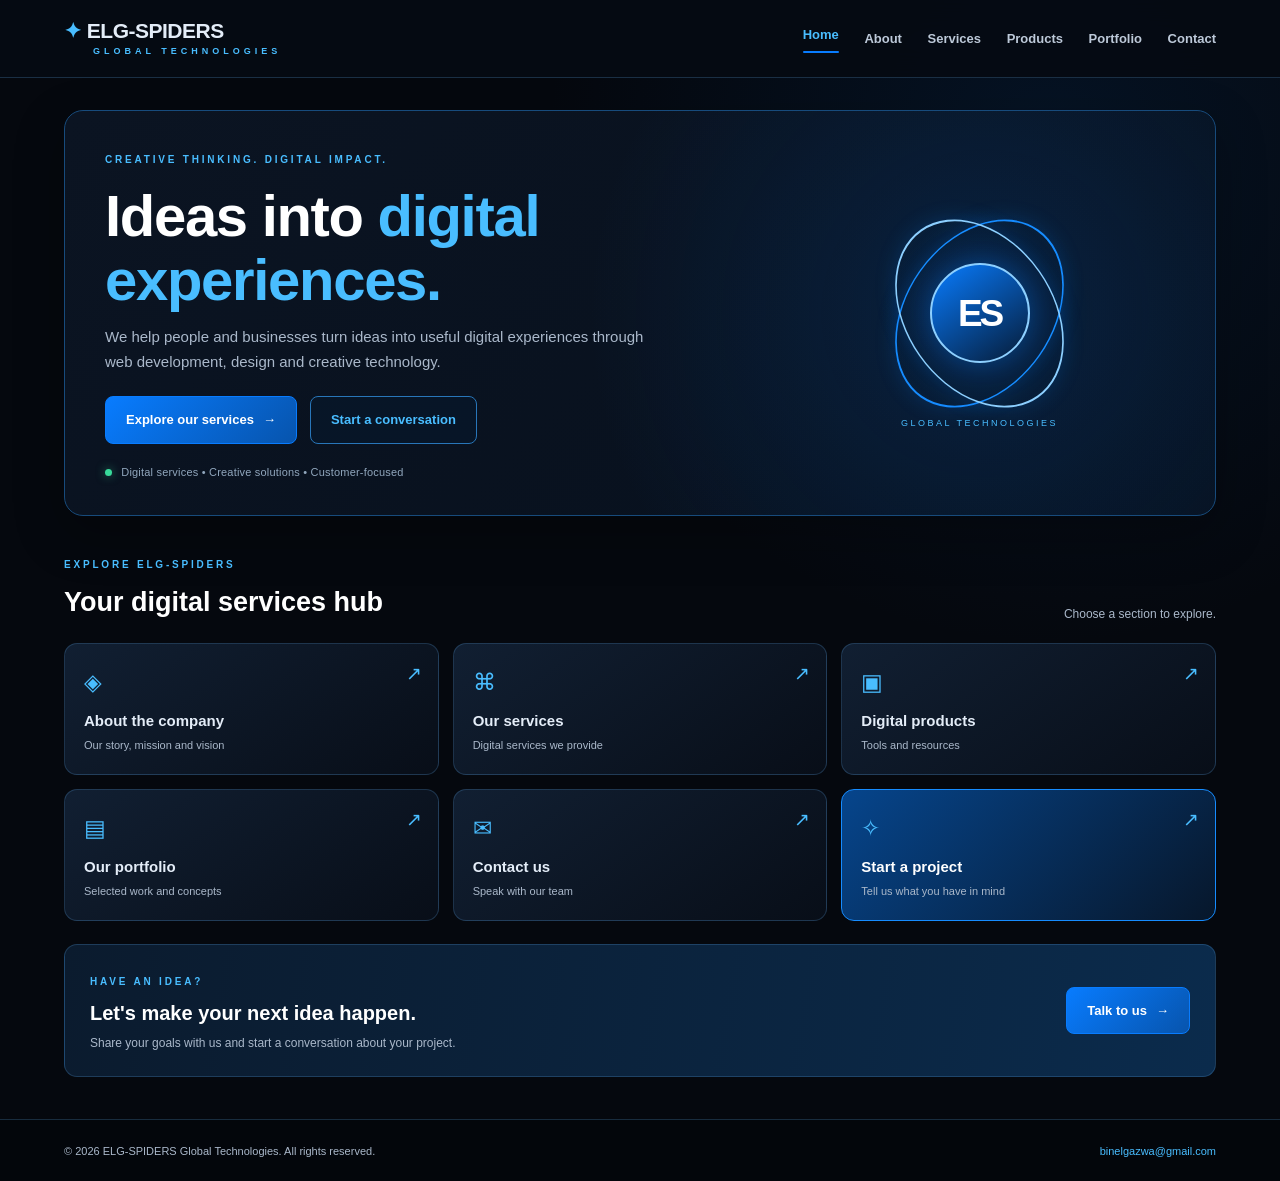
<file: index.html>
<!DOCTYPE html>
<html lang="en">
<head>
    <meta charset="UTF-8">
    <meta name="viewport" content="width=device-width, initial-scale=1.0">
    <meta name="description" content="ELG-SPIDERS Global Technologies creates websites, digital experiences, brand identities and creative technology solutions.">
    <meta name="theme-color" content="#05080e">
    <title>ELG-SPIDERS Global Technologies | Digital Solutions</title>
    <link rel="stylesheet" href="styles.css?v=4">
    <script src="script.js" defer></script>
</head>
<body class="dashboard-page">
<header class="header">
    <a href="index.html" class="logo" aria-label="ELG-SPIDERS home">
        <span class="logo-main"><span class="logo-icon">✦</span> ELG-SPIDERS</span>
        <small>GLOBAL TECHNOLOGIES</small>
    </a>
    <button class="menu-toggle" type="button" aria-label="Open navigation" aria-expanded="false">☰</button>
    <nav class="navigation" aria-label="Main navigation">
        <a href="index.html" class="active" aria-current="page">Home</a>
        <a href="about.html">About</a>
        <a href="services.html">Services</a>
        <a href="products.html">Products</a>
        <a href="portfolio.html">Portfolio</a>
        <a href="contact.html">Contact</a>
    </nav>
</header>

<main class="dashboard-main">
    <section class="dashboard-hero">
        <div class="dashboard-hero-copy">
            <span class="eyebrow">CREATIVE THINKING. DIGITAL IMPACT.</span>
            <h1>Ideas into <span>digital experiences.</span></h1>
            <p>We help people and businesses turn ideas into useful digital experiences through web development, design and creative technology.</p>
            <div class="hero-buttons">
                <a href="services.html" class="btn primary">Explore our services <span aria-hidden="true">→</span></a>
                <a href="contact.html" class="btn secondary">Start a conversation</a>
            </div>
            <div class="hero-proofline"><span class="proof-dot"></span> Digital services • Creative solutions • Customer-focused</div>
        </div>
        <div class="dashboard-emblem" aria-label="ELG-SPIDERS digital innovation emblem" role="img">
            <div class="emblem-orbit orbit-a"></div>
            <div class="emblem-orbit orbit-b"></div>
            <div class="emblem-core"><span>ES</span></div>
            <span class="emblem-caption">GLOBAL TECHNOLOGIES</span>
        </div>
    </section>

    <section class="dashboard-hub" aria-labelledby="hub-title">
        <div class="dashboard-section-heading">
            <div>
                <span class="eyebrow">EXPLORE ELG-SPIDERS</span>
                <h2 id="hub-title">Your digital services hub</h2>
            </div>
            <p class="hub-note">Choose a section to explore.</p>
        </div>
        <div class="dashboard-grid">
            <a class="dashboard-tile" href="about.html">
                <span class="tile-icon" aria-hidden="true">◈</span>
                <span class="tile-title">About the company</span>
                <span class="tile-subtitle">Our story, mission and vision</span>
                <span class="tile-arrow" aria-hidden="true">↗</span>
            </a>
            <a class="dashboard-tile" href="services.html">
                <span class="tile-icon" aria-hidden="true">⌘</span>
                <span class="tile-title">Our services</span>
                <span class="tile-subtitle">Digital services we provide</span>
                <span class="tile-arrow" aria-hidden="true">↗</span>
            </a>
            <a class="dashboard-tile" href="products.html">
                <span class="tile-icon" aria-hidden="true">▣</span>
                <span class="tile-title">Digital products</span>
                <span class="tile-subtitle">Tools and resources</span>
                <span class="tile-arrow" aria-hidden="true">↗</span>
            </a>
            <a class="dashboard-tile" href="portfolio.html">
                <span class="tile-icon" aria-hidden="true">▤</span>
                <span class="tile-title">Our portfolio</span>
                <span class="tile-subtitle">Selected work and concepts</span>
                <span class="tile-arrow" aria-hidden="true">↗</span>
            </a>
            <a class="dashboard-tile" href="contact.html">
                <span class="tile-icon" aria-hidden="true">✉</span>
                <span class="tile-title">Contact us</span>
                <span class="tile-subtitle">Speak with our team</span>
                <span class="tile-arrow" aria-hidden="true">↗</span>
            </a>
            <a class="dashboard-tile tile-featured" href="contact.html">
                <span class="tile-icon" aria-hidden="true">✧</span>
                <span class="tile-title">Start a project</span>
                <span class="tile-subtitle">Tell us what you have in mind</span>
                <span class="tile-arrow" aria-hidden="true">↗</span>
            </a>
        </div>
    </section>

    <section class="dashboard-cta">
        <div>
            <span class="eyebrow">HAVE AN IDEA?</span>
            <h2>Let's make your next idea happen.</h2>
            <p>Share your goals with us and start a conversation about your project.</p>
        </div>
        <a href="contact.html" class="btn primary">Talk to us <span aria-hidden="true">→</span></a>
    </section>
</main>

<footer class="dashboard-footer">
    <span>© <span class="year"></span> ELG-SPIDERS Global Technologies. All rights reserved.</span>
    <a href="mailto:binelgazwa@gmail.com">binelgazwa@gmail.com</a>
</footer>
</body>
</html>
</file>
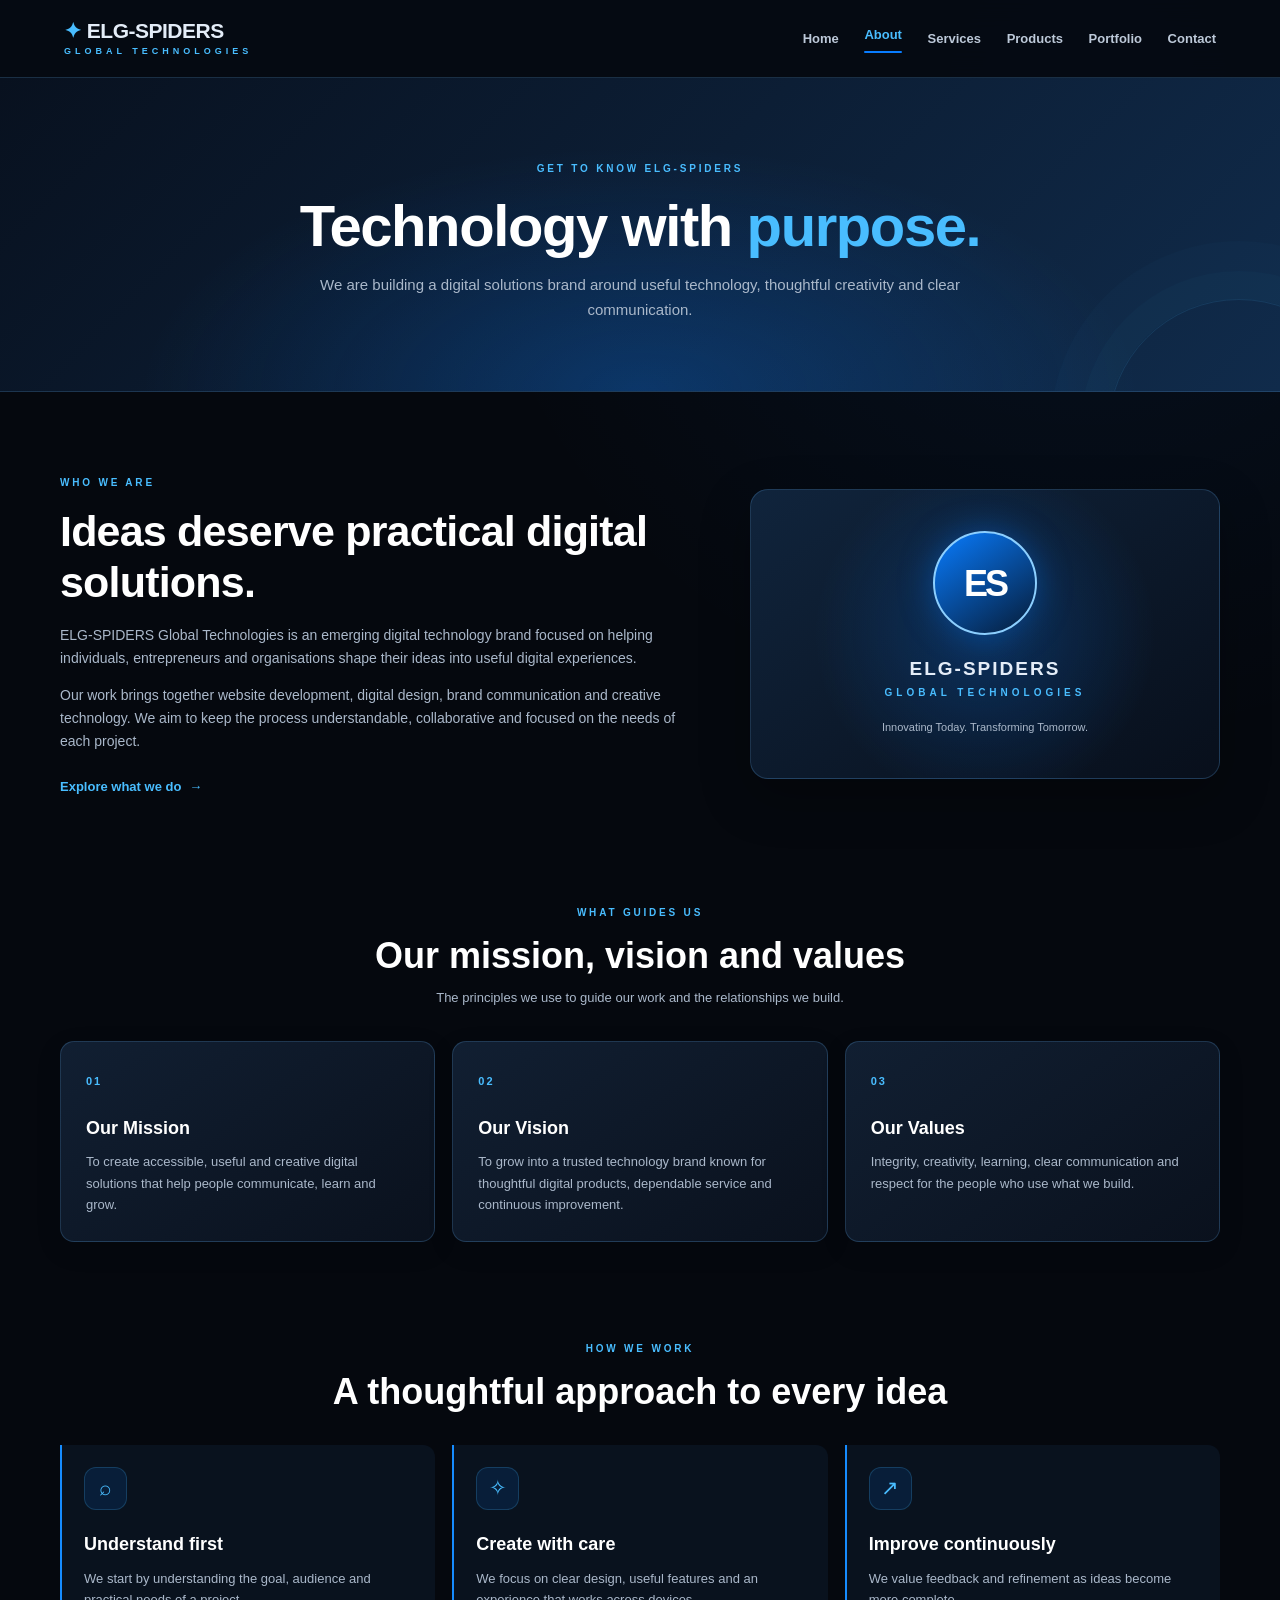
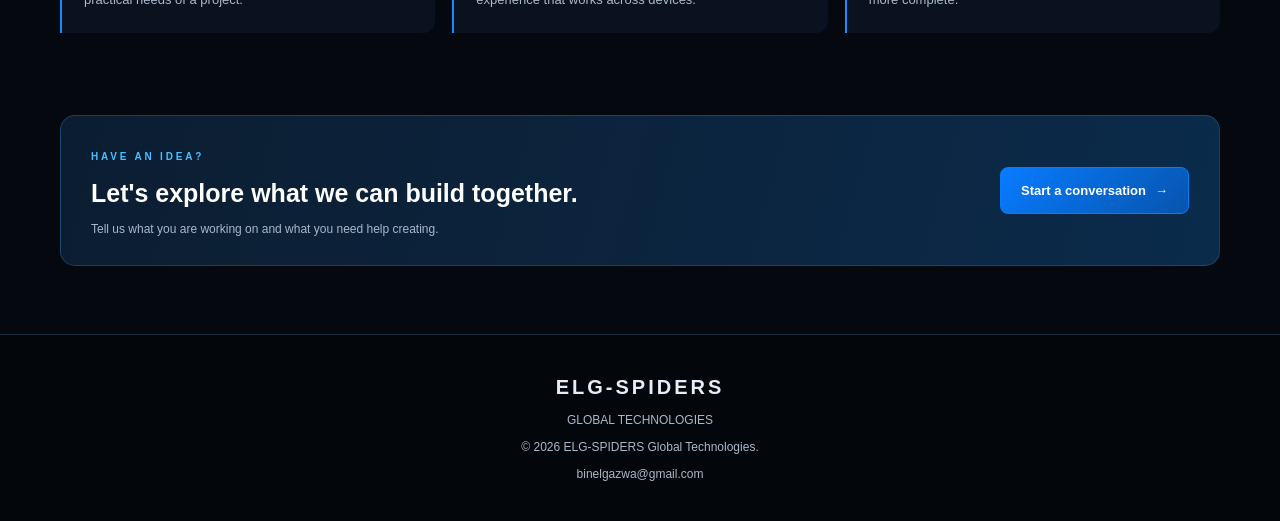
<file: about.html>
<!DOCTYPE html>
<html lang="en">
<head>
    <meta charset="UTF-8">
    <meta name="viewport" content="width=device-width, initial-scale=1.0">
    <meta name="description" content="Learn about ELG-SPIDERS Global Technologies, our approach, mission and values.">
    <meta name="theme-color" content="#05080e">
    <title>About Us | ELG-SPIDERS Global Technologies</title>
    <link rel="stylesheet" href="styles.css?v=5">
    <link rel="stylesheet" href="page-upgrade.css?v=1">
    <script src="script.js" defer></script>
</head>
<body class="internal-page">
<header class="header">
    <a href="index.html" class="logo" aria-label="ELG-SPIDERS home">
        <span class="logo-main"><span class="logo-icon">✦</span> ELG-SPIDERS</span>
        <small>GLOBAL TECHNOLOGIES</small>
    </a>
    <button class="menu-toggle" type="button" aria-label="Open navigation" aria-expanded="false">☰</button>
    <nav class="navigation" aria-label="Main navigation">
        <a href="index.html">Home</a>
        <a href="about.html" class="active" aria-current="page">About</a>
        <a href="services.html">Services</a>
        <a href="products.html">Products</a>
        <a href="portfolio.html">Portfolio</a>
        <a href="contact.html">Contact</a>
    </nav>
</header>
<main>
    <section class="page-hero internal-hero">
        <span class="eyebrow">GET TO KNOW ELG-SPIDERS</span>
        <h1>Technology with <span>purpose.</span></h1>
        <p>We are building a digital solutions brand around useful technology, thoughtful creativity and clear communication.</p>
    </section>

    <section class="page-content intro-layout">
        <div class="intro-copy">
            <span class="eyebrow">WHO WE ARE</span>
            <h2>Ideas deserve practical digital solutions.</h2>
            <p>ELG-SPIDERS Global Technologies is an emerging digital technology brand focused on helping individuals, entrepreneurs and organisations shape their ideas into useful digital experiences.</p>
            <p>Our work brings together website development, digital design, brand communication and creative technology. We aim to keep the process understandable, collaborative and focused on the needs of each project.</p>
            <a href="services.html" class="text-link">Explore what we do <span aria-hidden="true">→</span></a>
        </div>
        <aside class="brand-panel" aria-label="Company brand statement">
            <div class="brand-mark">ES</div>
            <p class="brand-panel-label">ELG-SPIDERS</p>
            <h2>GLOBAL TECHNOLOGIES</h2>
            <span>Innovating Today. Transforming Tomorrow.</span>
        </aside>
    </section>

    <section class="page-content content-block">
        <div class="section-heading internal-heading">
            <span class="eyebrow">WHAT GUIDES US</span>
            <h2>Our mission, vision and values</h2>
            <p>The principles we use to guide our work and the relationships we build.</p>
        </div>
        <div class="detail-grid three-columns">
            <article class="detail-card">
                <span class="detail-number">01</span>
                <h3>Our Mission</h3>
                <p>To create accessible, useful and creative digital solutions that help people communicate, learn and grow.</p>
            </article>
            <article class="detail-card">
                <span class="detail-number">02</span>
                <h3>Our Vision</h3>
                <p>To grow into a trusted technology brand known for thoughtful digital products, dependable service and continuous improvement.</p>
            </article>
            <article class="detail-card">
                <span class="detail-number">03</span>
                <h3>Our Values</h3>
                <p>Integrity, creativity, learning, clear communication and respect for the people who use what we build.</p>
            </article>
        </div>
    </section>

    <section class="page-content content-block">
        <div class="section-heading internal-heading">
            <span class="eyebrow">HOW WE WORK</span>
            <h2>A thoughtful approach to every idea</h2>
        </div>
        <div class="detail-grid three-columns">
            <article class="simple-feature"><span class="feature-symbol">⌕</span><h3>Understand first</h3><p>We start by understanding the goal, audience and practical needs of a project.</p></article>
            <article class="simple-feature"><span class="feature-symbol">✧</span><h3>Create with care</h3><p>We focus on clear design, useful features and an experience that works across devices.</p></article>
            <article class="simple-feature"><span class="feature-symbol">↗</span><h3>Improve continuously</h3><p>We value feedback and refinement as ideas become more complete.</p></article>
        </div>
    </section>

    <section class="page-cta page-content">
        <div><span class="eyebrow">HAVE AN IDEA?</span><h2>Let's explore what we can build together.</h2><p>Tell us what you are working on and what you need help creating.</p></div>
        <a href="contact.html" class="btn primary">Start a conversation <span aria-hidden="true">→</span></a>
    </section>
</main>
<footer class="footer">
    <h2>ELG-SPIDERS</h2><p>GLOBAL TECHNOLOGIES</p>
    <p>© <span class="year"></span> ELG-SPIDERS Global Technologies.</p>
    <p><a href="mailto:binelgazwa@gmail.com">binelgazwa@gmail.com</a></p>
</footer>
</body>
</html>
</file>
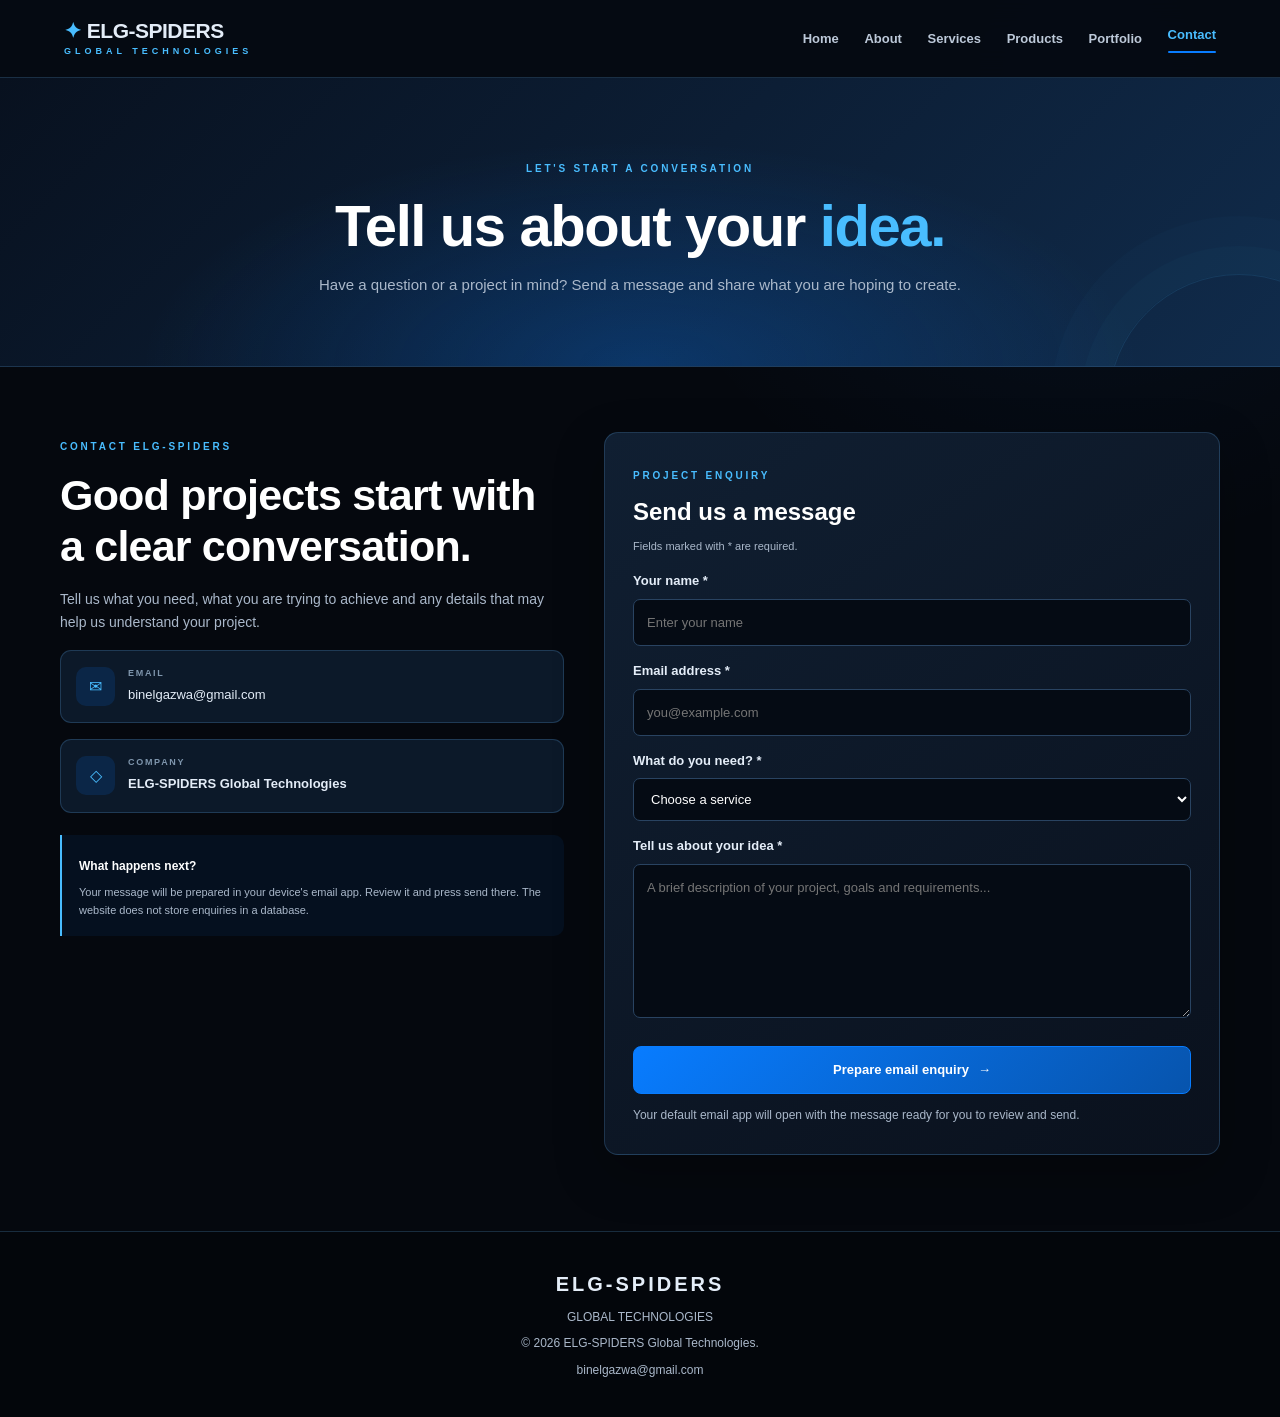
<file: contact.html>
<!DOCTYPE html>
<html lang="en">
<head>
    <meta charset="UTF-8">
    <meta name="viewport" content="width=device-width, initial-scale=1.0">
    <meta name="description" content="Contact ELG-SPIDERS Global Technologies to discuss a website, app concept, brand design or other digital project.">
    <meta name="theme-color" content="#05080e">
    <title>Contact | ELG-SPIDERS Global Technologies</title>
    <link rel="stylesheet" href="styles.css?v=5">
    <link rel="stylesheet" href="page-upgrade.css?v=1">
    <script src="script.js" defer></script>
</head>
<body class="internal-page">
<header class="header">
    <a href="index.html" class="logo" aria-label="ELG-SPIDERS home"><span class="logo-main"><span class="logo-icon">✦</span> ELG-SPIDERS</span><small>GLOBAL TECHNOLOGIES</small></a>
    <button class="menu-toggle" type="button" aria-label="Open navigation" aria-expanded="false">☰</button>
    <nav class="navigation" aria-label="Main navigation">
        <a href="index.html">Home</a><a href="about.html">About</a><a href="services.html">Services</a><a href="products.html">Products</a><a href="portfolio.html">Portfolio</a><a href="contact.html" class="active" aria-current="page">Contact</a>
    </nav>
</header>
<main>
    <section class="page-hero internal-hero">
        <span class="eyebrow">LET'S START A CONVERSATION</span>
        <h1>Tell us about your <span>idea.</span></h1>
        <p>Have a question or a project in mind? Send a message and share what you are hoping to create.</p>
    </section>
    <section class="page-content contact-page-layout">
        <div class="contact-intro">
            <span class="eyebrow">CONTACT ELG-SPIDERS</span>
            <h2>Good projects start with a clear conversation.</h2>
            <p>Tell us what you need, what you are trying to achieve and any details that may help us understand your project.</p>
            <div class="contact-info-card"><span class="contact-info-icon">✉</span><div><small>EMAIL</small><a href="mailto:binelgazwa@gmail.com">binelgazwa@gmail.com</a></div></div>
            <div class="contact-info-card"><span class="contact-info-icon">◇</span><div><small>COMPANY</small><strong>ELG-SPIDERS Global Technologies</strong></div></div>
            <div class="contact-response-note"><strong>What happens next?</strong><p>Your message will be prepared in your device's email app. Review it and press send there. The website does not store enquiries in a database.</p></div>
        </div>
        <form id="contactForm" class="contact-form upgraded-contact-form">
            <div class="form-heading"><span class="eyebrow">PROJECT ENQUIRY</span><h2>Send us a message</h2><p>Fields marked with * are required.</p></div>
            <label for="name">Your name *</label>
            <input type="text" id="name" name="name" placeholder="Enter your name" autocomplete="name" required>
            <label for="email">Email address *</label>
            <input type="email" id="email" name="email" placeholder="you@example.com" autocomplete="email" required>
            <label for="service">What do you need? *</label>
            <select id="service" name="service" required>
                <option value="">Choose a service</option>
                <option>Website Development</option>
                <option>App Development</option>
                <option>Graphic Design</option>
                <option>Branding</option>
                <option>AI Creative Services</option>
                <option>Digital Solutions</option>
                <option>General Enquiry</option>
            </select>
            <label for="message">Tell us about your idea *</label>
            <textarea id="message" name="message" rows="6" placeholder="A brief description of your project, goals and requirements..." required></textarea>
            <button type="submit" class="btn primary">Prepare email enquiry <span aria-hidden="true">→</span></button>
            <p class="form-note">Your default email app will open with the message ready for you to review and send.</p>
        </form>
    </section>
</main>
<footer class="footer"><h2>ELG-SPIDERS</h2><p>GLOBAL TECHNOLOGIES</p><p>© <span class="year"></span> ELG-SPIDERS Global Technologies.</p><p><a href="mailto:binelgazwa@gmail.com">binelgazwa@gmail.com</a></p></footer>
</body>
</html>
</file>
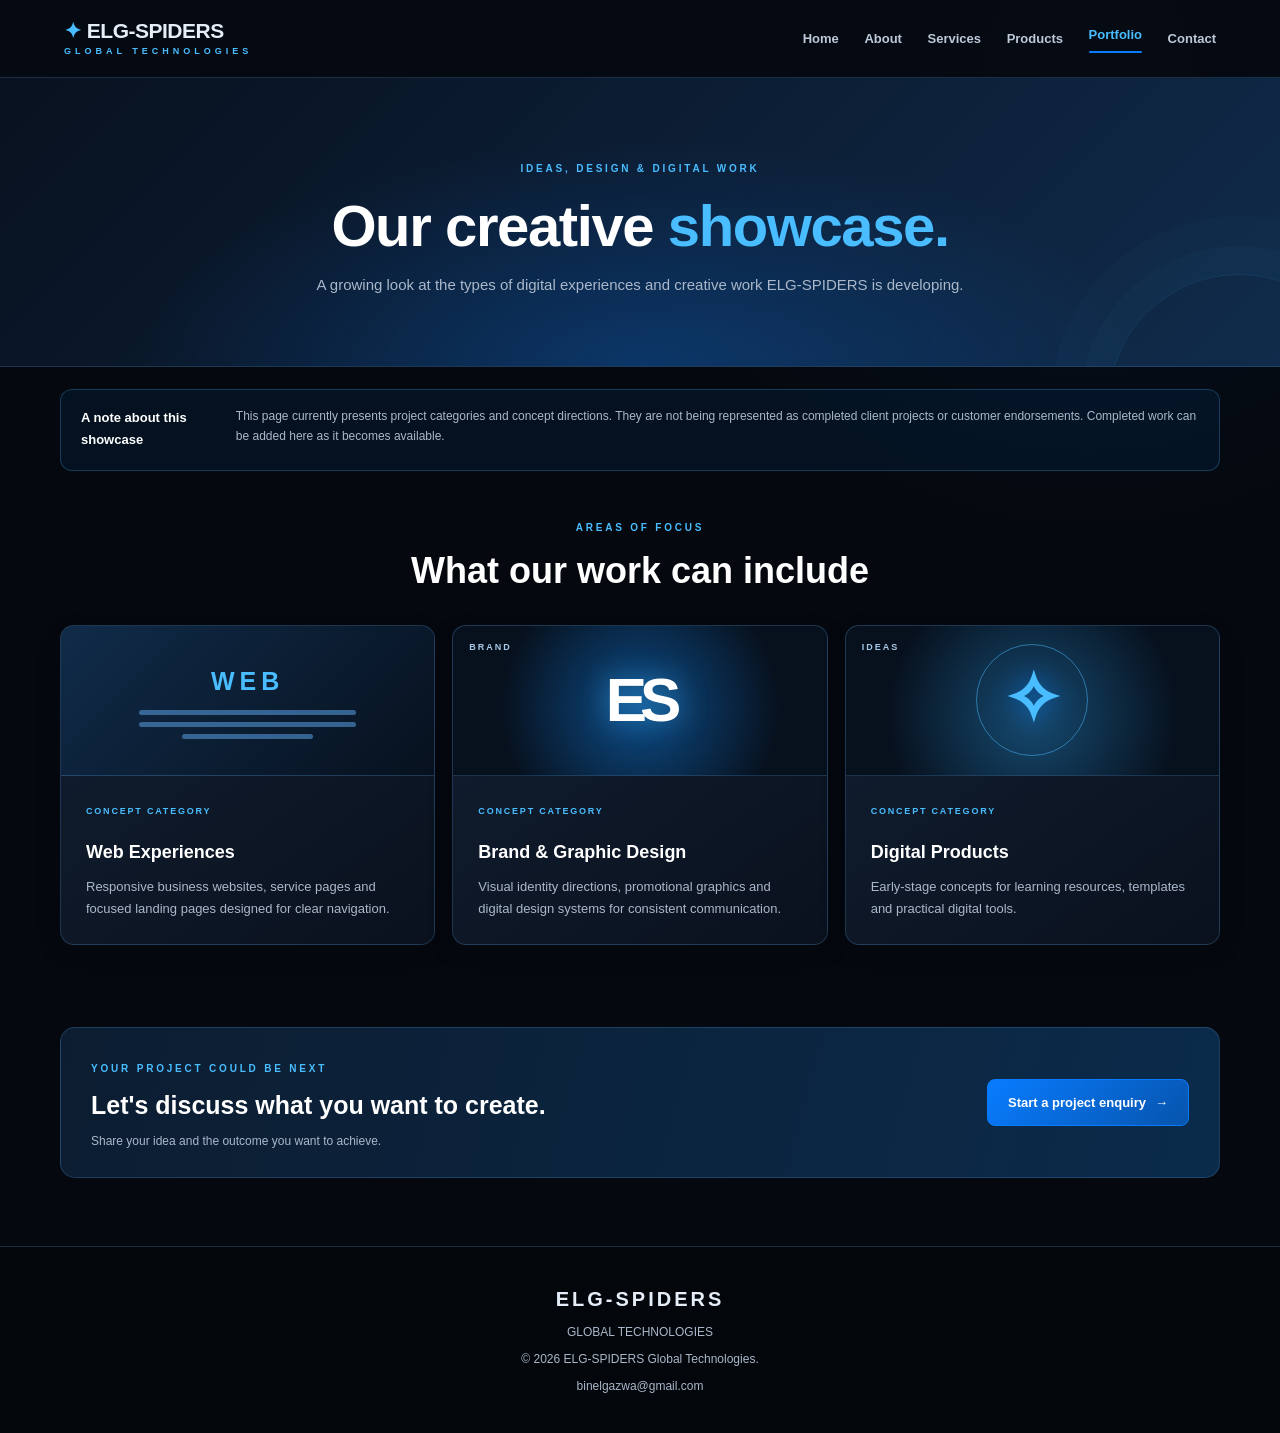
<file: portfolio.html>
<!DOCTYPE html>
<html lang="en">
<head>
    <meta charset="UTF-8">
    <meta name="viewport" content="width=device-width, initial-scale=1.0">
    <meta name="description" content="Explore the project categories and creative concepts represented in the ELG-SPIDERS Global Technologies portfolio.">
    <meta name="theme-color" content="#05080e">
    <title>Portfolio | ELG-SPIDERS Global Technologies</title>
    <link rel="stylesheet" href="styles.css?v=5">
    <link rel="stylesheet" href="page-upgrade.css?v=1">
    <script src="script.js" defer></script>
</head>
<body class="internal-page">
<header class="header">
    <a href="index.html" class="logo" aria-label="ELG-SPIDERS home"><span class="logo-main"><span class="logo-icon">✦</span> ELG-SPIDERS</span><small>GLOBAL TECHNOLOGIES</small></a>
    <button class="menu-toggle" type="button" aria-label="Open navigation" aria-expanded="false">☰</button>
    <nav class="navigation" aria-label="Main navigation">
        <a href="index.html">Home</a><a href="about.html">About</a><a href="services.html">Services</a><a href="products.html">Products</a><a href="portfolio.html" class="active" aria-current="page">Portfolio</a><a href="contact.html">Contact</a>
    </nav>
</header>
<main>
    <section class="page-hero internal-hero">
        <span class="eyebrow">IDEAS, DESIGN & DIGITAL WORK</span>
        <h1>Our creative <span>showcase.</span></h1>
        <p>A growing look at the types of digital experiences and creative work ELG-SPIDERS is developing.</p>
    </section>
    <section class="page-content content-block">
        <div class="portfolio-disclaimer"><strong>A note about this showcase</strong><p>This page currently presents project categories and concept directions. They are not being represented as completed client projects or customer endorsements. Completed work can be added here as it becomes available.</p></div>
        <div class="section-heading internal-heading"><span class="eyebrow">AREAS OF FOCUS</span><h2>What our work can include</h2></div>
        <div class="detail-grid three-columns">
            <article class="detail-card portfolio-card"><div class="portfolio-art art-web"><span>WEB</span><i></i><i></i><i></i></div><span class="portfolio-label">CONCEPT CATEGORY</span><h3>Web Experiences</h3><p>Responsive business websites, service pages and focused landing pages designed for clear navigation.</p></article>
            <article class="detail-card portfolio-card"><div class="portfolio-art art-brand"><span>BRAND</span><b>ES</b></div><span class="portfolio-label">CONCEPT CATEGORY</span><h3>Brand & Graphic Design</h3><p>Visual identity directions, promotional graphics and digital design systems for consistent communication.</p></article>
            <article class="detail-card portfolio-card"><div class="portfolio-art art-digital"><span>IDEAS</span><b>✧</b><i></i></div><span class="portfolio-label">CONCEPT CATEGORY</span><h3>Digital Products</h3><p>Early-stage concepts for learning resources, templates and practical digital tools.</p></article>
        </div>
    </section>
    <section class="page-cta page-content"><div><span class="eyebrow">YOUR PROJECT COULD BE NEXT</span><h2>Let's discuss what you want to create.</h2><p>Share your idea and the outcome you want to achieve.</p></div><a href="contact.html" class="btn primary">Start a project enquiry <span aria-hidden="true">→</span></a></section>
</main>
<footer class="footer"><h2>ELG-SPIDERS</h2><p>GLOBAL TECHNOLOGIES</p><p>© <span class="year"></span> ELG-SPIDERS Global Technologies.</p><p><a href="mailto:binelgazwa@gmail.com">binelgazwa@gmail.com</a></p></footer>
</body>
</html>
</file>
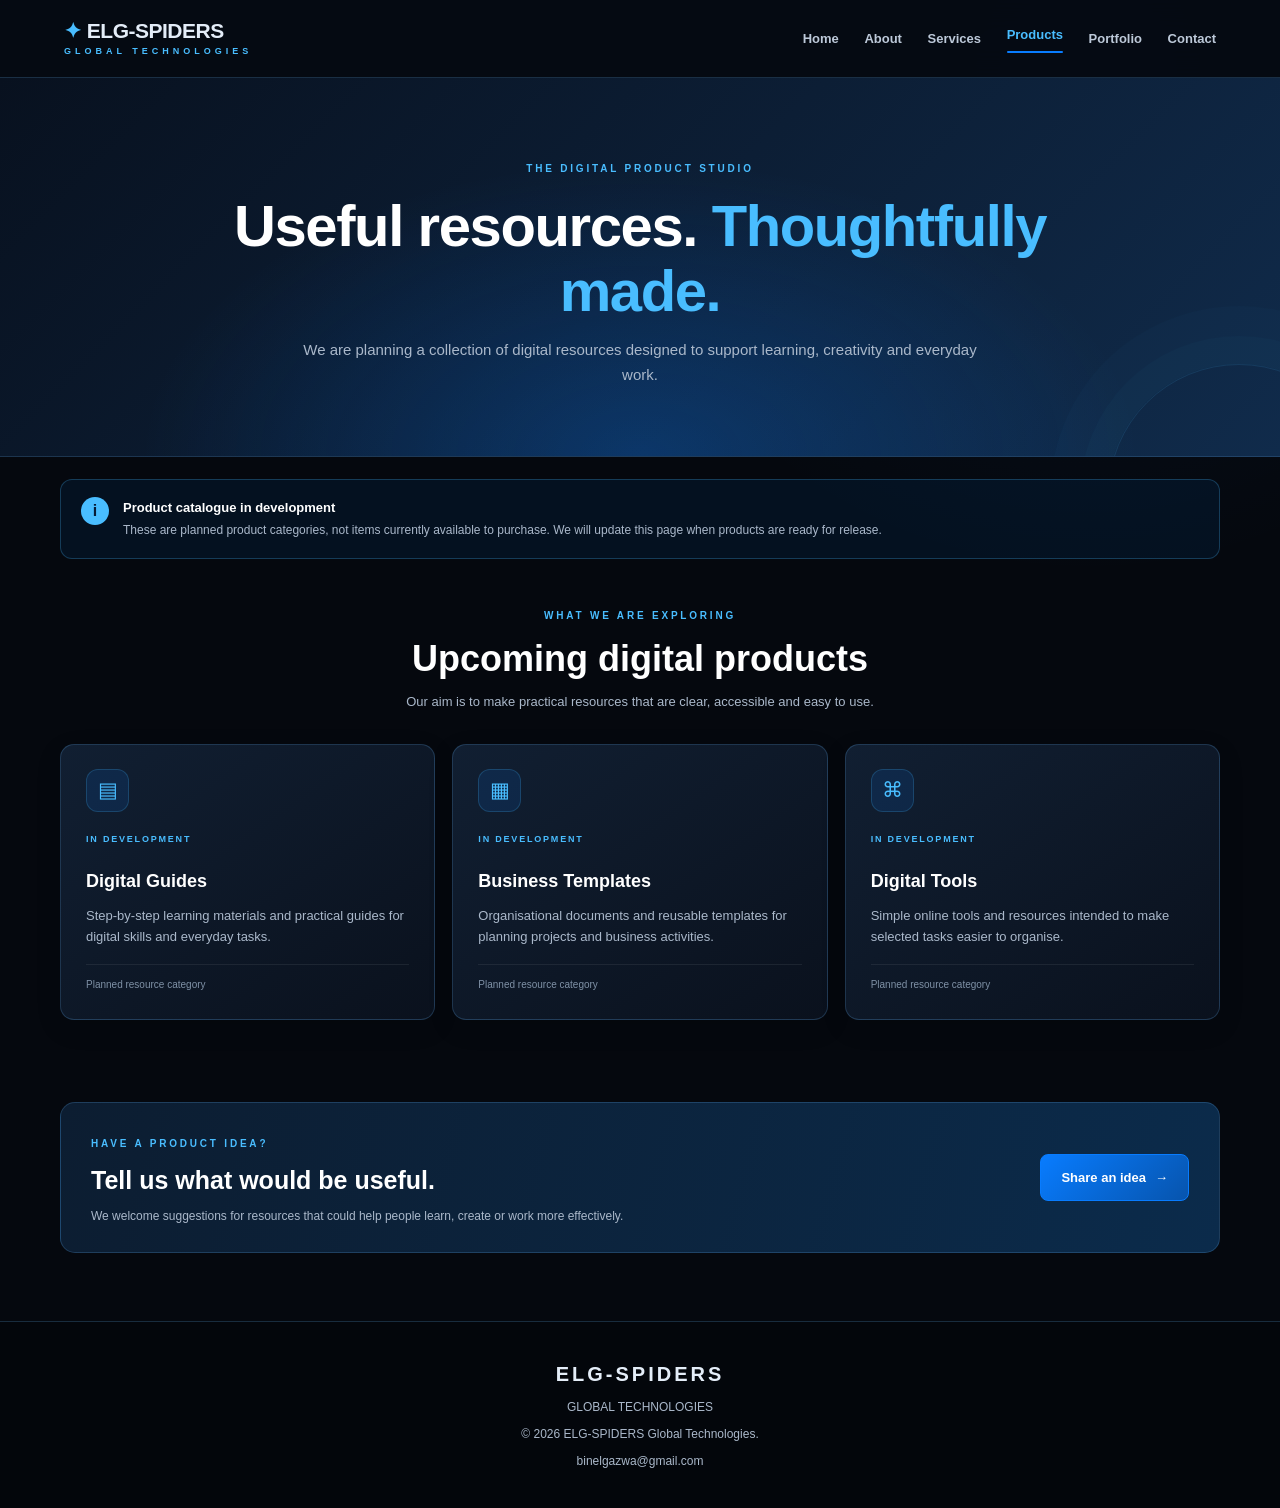
<file: products.html>
<!DOCTYPE html>
<html lang="en">
<head>
    <meta charset="UTF-8">
    <meta name="viewport" content="width=device-width, initial-scale=1.0">
    <meta name="description" content="Discover digital guides, templates and tools being developed by ELG-SPIDERS Global Technologies.">
    <meta name="theme-color" content="#05080e">
    <title>Digital Products | ELG-SPIDERS Global Technologies</title>
    <link rel="stylesheet" href="styles.css?v=5">
    <link rel="stylesheet" href="page-upgrade.css?v=1">
    <script src="script.js" defer></script>
</head>
<body class="internal-page">
<header class="header">
    <a href="index.html" class="logo" aria-label="ELG-SPIDERS home"><span class="logo-main"><span class="logo-icon">✦</span> ELG-SPIDERS</span><small>GLOBAL TECHNOLOGIES</small></a>
    <button class="menu-toggle" type="button" aria-label="Open navigation" aria-expanded="false">☰</button>
    <nav class="navigation" aria-label="Main navigation">
        <a href="index.html">Home</a><a href="about.html">About</a><a href="services.html">Services</a><a href="products.html" class="active" aria-current="page">Products</a><a href="portfolio.html">Portfolio</a><a href="contact.html">Contact</a>
    </nav>
</header>
<main>
    <section class="page-hero internal-hero">
        <span class="eyebrow">THE DIGITAL PRODUCT STUDIO</span>
        <h1>Useful resources. <span>Thoughtfully made.</span></h1>
        <p>We are planning a collection of digital resources designed to support learning, creativity and everyday work.</p>
    </section>
    <section class="page-content content-block">
        <div class="product-notice"><span class="notice-mark">i</span><div><strong>Product catalogue in development</strong><p>These are planned product categories, not items currently available to purchase. We will update this page when products are ready for release.</p></div></div>
        <div class="section-heading internal-heading"><span class="eyebrow">WHAT WE ARE EXPLORING</span><h2>Upcoming digital products</h2><p>Our aim is to make practical resources that are clear, accessible and easy to use.</p></div>
        <div class="detail-grid three-columns">
            <article class="detail-card product-card"><span class="feature-symbol">▤</span><span class="product-status">IN DEVELOPMENT</span><h3>Digital Guides</h3><p>Step-by-step learning materials and practical guides for digital skills and everyday tasks.</p><span class="product-footnote">Planned resource category</span></article>
            <article class="detail-card product-card"><span class="feature-symbol">▦</span><span class="product-status">IN DEVELOPMENT</span><h3>Business Templates</h3><p>Organisational documents and reusable templates for planning projects and business activities.</p><span class="product-footnote">Planned resource category</span></article>
            <article class="detail-card product-card"><span class="feature-symbol">⌘</span><span class="product-status">IN DEVELOPMENT</span><h3>Digital Tools</h3><p>Simple online tools and resources intended to make selected tasks easier to organise.</p><span class="product-footnote">Planned resource category</span></article>
        </div>
    </section>
    <section class="page-cta page-content"><div><span class="eyebrow">HAVE A PRODUCT IDEA?</span><h2>Tell us what would be useful.</h2><p>We welcome suggestions for resources that could help people learn, create or work more effectively.</p></div><a href="contact.html" class="btn primary">Share an idea <span aria-hidden="true">→</span></a></section>
</main>
<footer class="footer"><h2>ELG-SPIDERS</h2><p>GLOBAL TECHNOLOGIES</p><p>© <span class="year"></span> ELG-SPIDERS Global Technologies.</p><p><a href="mailto:binelgazwa@gmail.com">binelgazwa@gmail.com</a></p></footer>
</body>
</html>
</file>
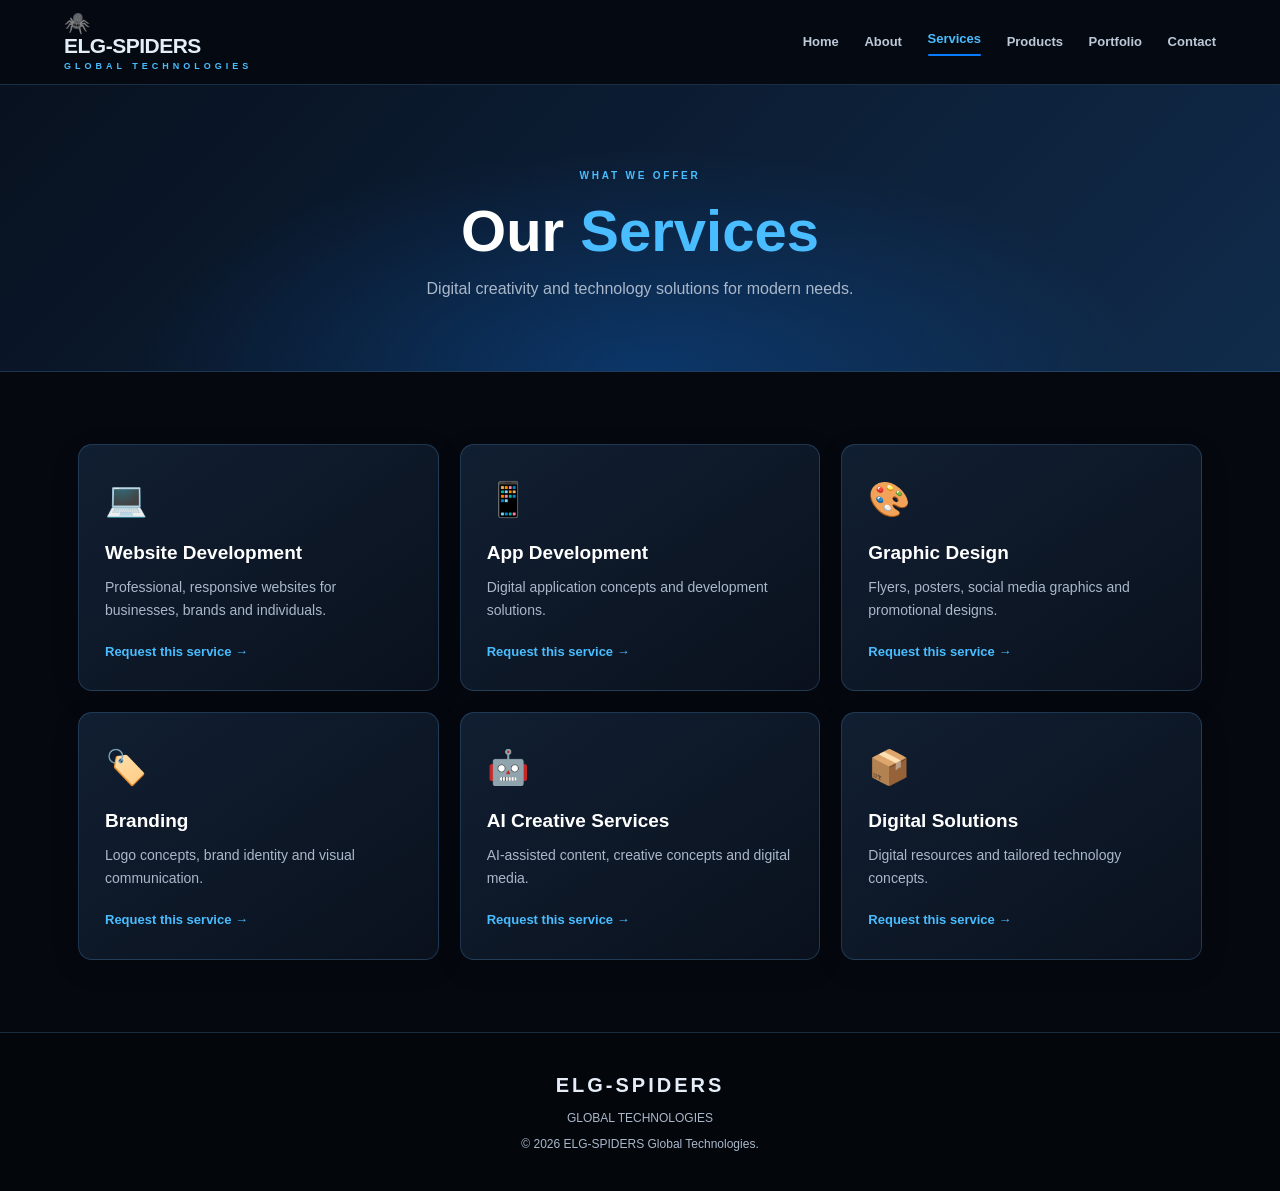
<file: service.html>
<!DOCTYPE html>
<html lang="en">
<head>
    <meta charset="UTF-8">
    <meta name="viewport" content="width=device-width, initial-scale=1.0">
    <title>Our Services | ELG-SPIDERS</title>
    <link rel="stylesheet" href="styles.css">
    <script src="script.js" defer></script>
</head>
<body>

<header class="header">
    <a href="index.html" class="logo">
        <span class="logo-icon">🕷️</span>
        ELG-SPIDERS
        <small>GLOBAL TECHNOLOGIES</small>
    </a>
    <button class="menu-toggle" aria-label="Open navigation">☰</button>
    <nav class="navigation">
        <a href="index.html">Home</a>
        <a href="about.html">About</a>
        <a href="services.html" class="active">Services</a>
        <a href="products.html">Products</a>
        <a href="portfolio.html">Portfolio</a>
        <a href="contact.html">Contact</a>
    </nav>
</header>

<main>
    <section class="page-hero">
        <span class="eyebrow">WHAT WE OFFER</span>
        <h1>Our <span>Services</span></h1>
        <p>Digital creativity and technology solutions for modern needs.</p>
    </section>

    <section class="section">
        <div class="card-grid">

            <article class="card">
                <div class="card-icon">💻</div>
                <h3>Website Development</h3>
                <p>Professional, responsive websites for businesses, brands and individuals.</p>
                <a href="contact.html">Request this service →</a>
            </article>

            <article class="card">
                <div class="card-icon">📱</div>
                <h3>App Development</h3>
                <p>Digital application concepts and development solutions.</p>
                <a href="contact.html">Request this service →</a>
            </article>

            <article class="card">
                <div class="card-icon">🎨</div>
                <h3>Graphic Design</h3>
                <p>Flyers, posters, social media graphics and promotional designs.</p>
                <a href="contact.html">Request this service →</a>
            </article>

            <article class="card">
                <div class="card-icon">🏷️</div>
                <h3>Branding</h3>
                <p>Logo concepts, brand identity and visual communication.</p>
                <a href="contact.html">Request this service →</a>
            </article>

            <article class="card">
                <div class="card-icon">🤖</div>
                <h3>AI Creative Services</h3>
                <p>AI-assisted content, creative concepts and digital media.</p>
                <a href="contact.html">Request this service →</a>
            </article>

            <article class="card">
                <div class="card-icon">📦</div>
                <h3>Digital Solutions</h3>
                <p>Digital resources and tailored technology concepts.</p>
                <a href="contact.html">Request this service →</a>
            </article>

        </div>
    </section>
</main>

<footer class="footer">
    <h2>ELG-SPIDERS</h2>
    <p>GLOBAL TECHNOLOGIES</p>
    <p>© <span class="year"></span> ELG-SPIDERS Global Technologies.</p>
</footer>

</body>
</html>
</file>
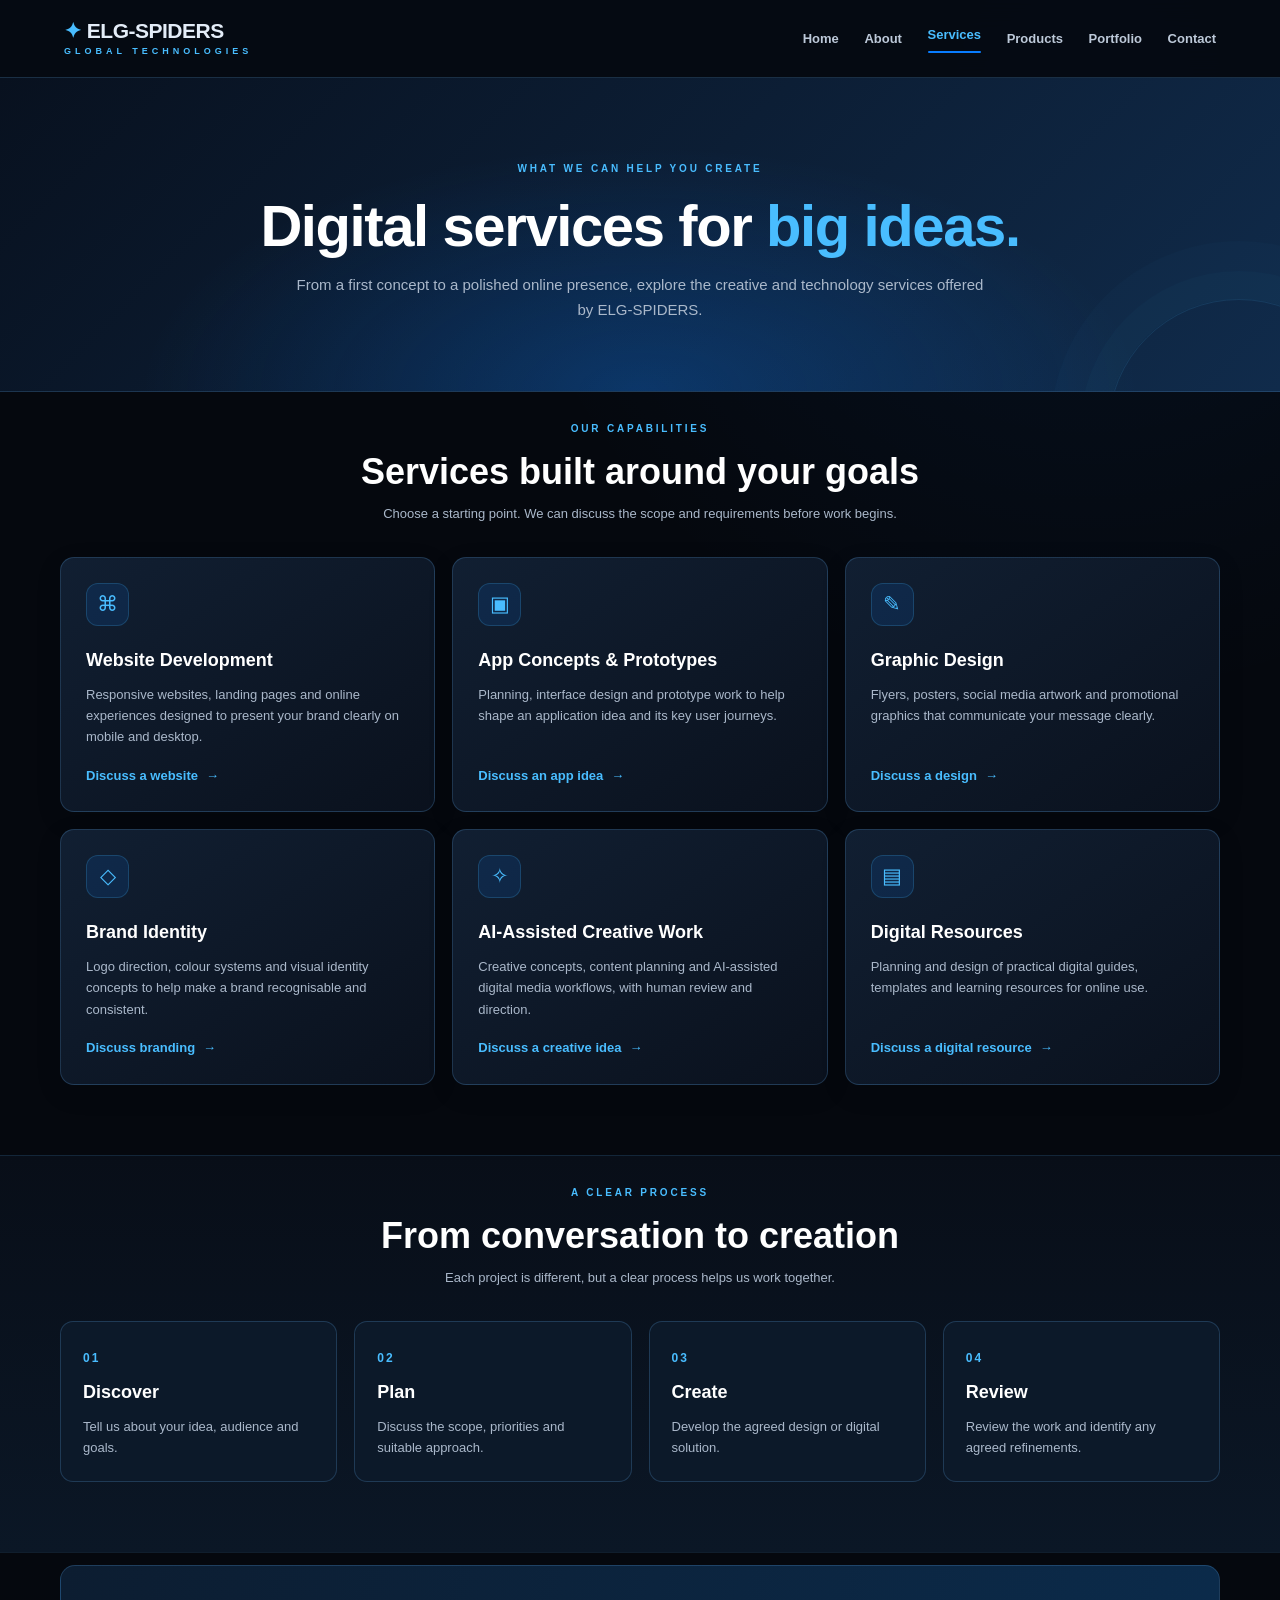
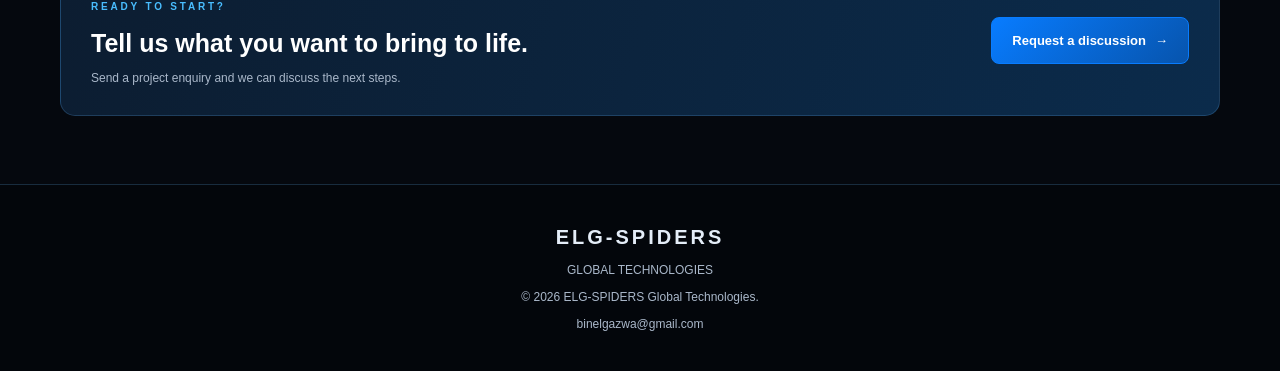
<file: services.html>
<!DOCTYPE html>
<html lang="en">
<head>
    <meta charset="UTF-8">
    <meta name="viewport" content="width=device-width, initial-scale=1.0">
    <meta name="description" content="Explore website development, app concepts, graphic design, branding and creative digital services from ELG-SPIDERS.">
    <meta name="theme-color" content="#05080e">
    <title>Our Services | ELG-SPIDERS Global Technologies</title>
    <link rel="stylesheet" href="styles.css?v=5">
    <link rel="stylesheet" href="page-upgrade.css?v=1">
    <script src="script.js" defer></script>
</head>
<body class="internal-page">
<header class="header">
    <a href="index.html" class="logo" aria-label="ELG-SPIDERS home"><span class="logo-main"><span class="logo-icon">✦</span> ELG-SPIDERS</span><small>GLOBAL TECHNOLOGIES</small></a>
    <button class="menu-toggle" type="button" aria-label="Open navigation" aria-expanded="false">☰</button>
    <nav class="navigation" aria-label="Main navigation">
        <a href="index.html">Home</a><a href="about.html">About</a><a href="services.html" class="active" aria-current="page">Services</a><a href="products.html">Products</a><a href="portfolio.html">Portfolio</a><a href="contact.html">Contact</a>
    </nav>
</header>
<main>
    <section class="page-hero internal-hero">
        <span class="eyebrow">WHAT WE CAN HELP YOU CREATE</span>
        <h1>Digital services for <span>big ideas.</span></h1>
        <p>From a first concept to a polished online presence, explore the creative and technology services offered by ELG-SPIDERS.</p>
    </section>

    <section class="page-content content-block">
        <div class="section-heading internal-heading">
            <span class="eyebrow">OUR CAPABILITIES</span>
            <h2>Services built around your goals</h2>
            <p>Choose a starting point. We can discuss the scope and requirements before work begins.</p>
        </div>
        <div class="detail-grid three-columns">
            <article class="detail-card service-card"><span class="feature-symbol">⌘</span><h3>Website Development</h3><p>Responsive websites, landing pages and online experiences designed to present your brand clearly on mobile and desktop.</p><a class="text-link" href="contact.html?service=Website%20Development">Discuss a website <span aria-hidden="true">→</span></a></article>
            <article class="detail-card service-card"><span class="feature-symbol">▣</span><h3>App Concepts & Prototypes</h3><p>Planning, interface design and prototype work to help shape an application idea and its key user journeys.</p><a class="text-link" href="contact.html?service=App%20Development">Discuss an app idea <span aria-hidden="true">→</span></a></article>
            <article class="detail-card service-card"><span class="feature-symbol">✎</span><h3>Graphic Design</h3><p>Flyers, posters, social media artwork and promotional graphics that communicate your message clearly.</p><a class="text-link" href="contact.html?service=Graphic%20Design">Discuss a design <span aria-hidden="true">→</span></a></article>
            <article class="detail-card service-card"><span class="feature-symbol">◇</span><h3>Brand Identity</h3><p>Logo direction, colour systems and visual identity concepts to help make a brand recognisable and consistent.</p><a class="text-link" href="contact.html?service=Branding">Discuss branding <span aria-hidden="true">→</span></a></article>
            <article class="detail-card service-card"><span class="feature-symbol">✧</span><h3>AI-Assisted Creative Work</h3><p>Creative concepts, content planning and AI-assisted digital media workflows, with human review and direction.</p><a class="text-link" href="contact.html?service=AI%20Creative%20Services">Discuss a creative idea <span aria-hidden="true">→</span></a></article>
            <article class="detail-card service-card"><span class="feature-symbol">▤</span><h3>Digital Resources</h3><p>Planning and design of practical digital guides, templates and learning resources for online use.</p><a class="text-link" href="contact.html?service=Digital%20Solutions">Discuss a digital resource <span aria-hidden="true">→</span></a></article>
        </div>
    </section>

    <section class="process-section">
        <div class="page-content content-block">
            <div class="section-heading internal-heading"><span class="eyebrow">A CLEAR PROCESS</span><h2>From conversation to creation</h2><p>Each project is different, but a clear process helps us work together.</p></div>
            <div class="detail-grid four-columns">
                <article class="process-step"><span>01</span><h3>Discover</h3><p>Tell us about your idea, audience and goals.</p></article>
                <article class="process-step"><span>02</span><h3>Plan</h3><p>Discuss the scope, priorities and suitable approach.</p></article>
                <article class="process-step"><span>03</span><h3>Create</h3><p>Develop the agreed design or digital solution.</p></article>
                <article class="process-step"><span>04</span><h3>Review</h3><p>Review the work and identify any agreed refinements.</p></article>
            </div>
        </div>
    </section>

    <section class="page-cta page-content"><div><span class="eyebrow">READY TO START?</span><h2>Tell us what you want to bring to life.</h2><p>Send a project enquiry and we can discuss the next steps.</p></div><a href="contact.html" class="btn primary">Request a discussion <span aria-hidden="true">→</span></a></section>
</main>
<footer class="footer"><h2>ELG-SPIDERS</h2><p>GLOBAL TECHNOLOGIES</p><p>© <span class="year"></span> ELG-SPIDERS Global Technologies.</p><p><a href="mailto:binelgazwa@gmail.com">binelgazwa@gmail.com</a></p></footer>
</body>
</html>
</file>
<file: styles.css>
/* =====================================================
   ELG-SPIDERS GLOBAL TECHNOLOGIES
   Responsive company website and dashboard stylesheet
===================================================== */
:root {
    --black: #05080e;
    --dark: #091321;
    --panel: #0e1b2c;
    --panel-2: #12243a;
    --blue: #087cff;
    --blue-deep: #0754ad;
    --light-blue: #49bdff;
    --silver: #e4edf8;
    --white: #ffffff;
    --muted: #aab8ca;
    --border: rgba(93, 163, 225, .24);
    --shadow: 0 18px 50px rgba(0, 0, 0, .28);
}

* { margin: 0; padding: 0; box-sizing: border-box; }
html { scroll-behavior: smooth; }
body {
    min-height: 100vh;
    background: var(--black);
    color: var(--silver);
    font-family: Inter, "Segoe UI", Arial, sans-serif;
    line-height: 1.65;
    -webkit-font-smoothing: antialiased;
    text-rendering: optimizeLegibility;
}
a { color: inherit; text-decoration: none; }
button, input, textarea, select { font: inherit; }
button, a { -webkit-tap-highlight-color: transparent; }
img { display: block; max-width: 100%; }
::selection { color: white; background: var(--blue); }

/* Header and navigation */
.header {
    min-height: 78px;
    padding: 12px clamp(18px, 5vw, 72px);
    display: flex;
    align-items: center;
    justify-content: space-between;
    gap: 22px;
    flex-wrap: wrap;
    position: sticky;
    top: 0;
    z-index: 1000;
    background: rgba(6, 11, 19, .97);
    border-bottom: 1px solid var(--border);
    backdrop-filter: blur(14px);
}
.logo {
    display: inline-flex;
    flex-direction: column;
    color: var(--silver);
    font-size: 21px;
    font-weight: 850;
    line-height: 1.08;
    letter-spacing: -.5px;
    white-space: nowrap;
}
.logo-main { display: block; }
.logo-icon { color: var(--light-blue); }
.logo small {
    display: block;
    margin-top: 5px;
    color: var(--light-blue);
    font-size: 9px;
    font-weight: 800;
    letter-spacing: 4px;
}
.navigation { display: flex; align-items: center; gap: clamp(13px, 2vw, 26px); }
.navigation a {
    color: #bdc9d9;
    font-size: 13px;
    font-weight: 650;
    transition: color .2s ease;
}
.navigation a:hover, .navigation a.active { color: var(--light-blue); }
.navigation a.active::after {
    content: "";
    display: block;
    height: 2px;
    margin-top: 5px;
    border-radius: 5px;
    background: var(--blue);
}
.menu-toggle {
    display: none;
    width: 46px;
    height: 44px;
    color: var(--silver);
    background: #0d1a2b;
    border: 1px solid #294968;
    border-radius: 10px;
    font-size: 22px;
    cursor: pointer;
}

/* Buttons and shared text */
.eyebrow {
    display: inline-block;
    color: var(--light-blue);
    font-size: 10px;
    font-weight: 850;
    letter-spacing: 2.8px;
}
.btn {
    display: inline-flex;
    align-items: center;
    justify-content: center;
    gap: 9px;
    min-height: 46px;
    padding: 12px 20px;
    border: 1px solid var(--blue);
    border-radius: 8px;
    font-size: 13px;
    font-weight: 750;
    cursor: pointer;
    transition: transform .2s ease, box-shadow .2s ease, background .2s ease;
}
.btn:hover { transform: translateY(-2px); box-shadow: 0 9px 24px rgba(8, 124, 255, .25); }
.primary { color: white; background: linear-gradient(135deg, var(--blue), var(--blue-deep)); }
.secondary { color: var(--light-blue); background: rgba(7, 25, 46, .55); border-color: #2876b9; }
.section { width: min(1180px, 100%); margin: 0 auto; padding: 72px 28px; }
.section-heading { margin-bottom: 38px; text-align: center; }
.section-heading h2 { margin: 10px 0; color: white; font-size: clamp(27px, 4vw, 38px); line-height: 1.2; }
.section-heading p { color: var(--muted); }
.dark-section { width: 100%; max-width: none; background: linear-gradient(180deg, #080e18, #0a1422); }

/* Internal page title banner */
.page-hero {
    padding: 76px 22px 68px;
    text-align: center;
    background: radial-gradient(ellipse at 50% 100%, rgba(8, 124, 255, .24), transparent 55%), linear-gradient(135deg, #08111f, #102b4b);
    border-bottom: 1px solid var(--border);
}
.page-hero h1 { margin: 12px 0; color: white; font-size: clamp(36px, 6vw, 58px); line-height: 1.12; }
.page-hero h1 span, .hero h1 span, .highlight h2 span { color: var(--light-blue); }
.page-hero p { max-width: 650px; margin: auto; color: var(--muted); }

/* Legacy homepage hero compatibility */
.hero {
    min-height: 560px;
    padding: 72px 8%;
    display: grid;
    grid-template-columns: 1.2fr 1fr;
    align-items: center;
    gap: 42px;
    background: radial-gradient(circle at 80% 50%, #06346b 0%, transparent 40%), linear-gradient(135deg, #05080e, #0b1729);
}
.hero h1 { margin: 18px 0; color: white; font-size: clamp(40px, 6vw, 72px); line-height: 1.1; }
.hero-content p { max-width: 550px; color: var(--muted); font-size: 17px; }
.hero-buttons { display: flex; flex-wrap: wrap; gap: 13px; margin-top: 24px; }
.hero-visual {
    position: relative; min-height: 330px; display: flex; flex-direction: column;
    justify-content: center; align-items: center; border: 1px solid #174b7c;
    border-radius: 50%; background: radial-gradient(circle, #0d3b71, #07101e 65%);
    box-shadow: 0 0 50px #087cff33;
}
.spider-symbol { z-index: 2; font-size: 100px; }
.hero-visual h2 { margin-top: 10px; color: var(--silver); letter-spacing: 4px; }
.hero-visual p { color: var(--light-blue); letter-spacing: 4px; font-size: 10px; }
.orbit { position: absolute; width: 90%; height: 55%; border: 2px solid #168cff; border-radius: 50%; transform: rotate(-25deg); }
.orbit-two { transform: rotate(25deg); border-color: #8ccfff; }

/* Cards shared by Services, Products, Portfolio and About */
.card-grid { display: grid; grid-template-columns: repeat(3, minmax(0, 1fr)); gap: 21px; }
.card {
    min-width: 0; padding: 26px;
    background: linear-gradient(145deg, #111f32, #0a111d);
    border: 1px solid var(--border); border-radius: 14px;
    box-shadow: 0 8px 28px rgba(0, 0, 0, .12);
    transition: transform .25s ease, border-color .25s ease, box-shadow .25s ease;
}
.card:hover { transform: translateY(-5px); border-color: var(--light-blue); box-shadow: 0 15px 34px rgba(8, 124, 255, .14); }
.card-icon { margin-bottom: 14px; font-size: 34px; }
.card h3 { margin-bottom: 10px; color: white; font-size: 19px; line-height: 1.3; }
.card p { margin-bottom: 16px; color: var(--muted); font-size: 14px; }
.card a { color: var(--light-blue); font-size: 13px; font-weight: 750; }
.status {
    display: inline-block; padding: 5px 11px; color: #9ed8ff;
    background: rgba(8, 124, 255, .12); border: 1px solid rgba(73, 189, 255, .4);
    border-radius: 30px; font-size: 11px; font-weight: 750;
}

/* About */
.about-content { display: grid; grid-template-columns: 1.25fr .85fr; gap: 46px; align-items: center; }
.about-content h2 { margin: 13px 0; color: white; font-size: clamp(27px, 4vw, 36px); line-height: 1.2; }
.about-content p { margin-bottom: 14px; color: var(--muted); }
.about-symbol {
    padding: 43px 20px; text-align: center; font-size: 70px;
    background: radial-gradient(circle, rgba(8, 124, 255, .22), transparent 65%), linear-gradient(145deg, #10294a, #080d16);
    border: 1px solid #245b8b; border-radius: 16px; box-shadow: var(--shadow);
}
.about-symbol h3 { color: var(--silver); font-size: 23px; }
.about-symbol p { color: var(--muted); font-size: 13px; }

/* Portfolio */
.project-visual {
    min-height: 130px; margin-bottom: 18px; padding: 25px;
    display: grid; place-items: center; color: var(--light-blue);
    background: linear-gradient(135deg, #0b2440, #071323);
    border: 1px solid rgba(73, 189, 255, .14); border-radius: 10px; font-size: 54px;
}
.center-text { margin-top: 42px; text-align: center; }
.center-text p { margin-bottom: 18px; color: var(--muted); }
.highlight { padding: 78px 22px; text-align: center; background: linear-gradient(120deg, #07172b, #063d78); }
.highlight h2 { margin: 13px 0; color: white; font-size: clamp(29px, 4vw, 40px); }
.highlight p { margin-bottom: 24px; color: var(--silver); }

/* Contact */
.contact-layout { display: grid; grid-template-columns: .9fr 1.1fr; gap: 42px; align-items: start; }
.contact-info h2 { margin-bottom: 13px; color: white; font-size: 30px; line-height: 1.2; }
.contact-info > p { margin-bottom: 24px; color: var(--muted); }
.contact-detail { margin: 22px 0; padding: 15px 17px; background: #0b1726; border: 1px solid var(--border); border-radius: 10px; }
.contact-detail strong { display: block; margin-bottom: 4px; color: var(--light-blue); font-size: 12px; text-transform: uppercase; letter-spacing: 1px; }
.contact-detail a, .contact-detail span { display: block; color: var(--silver); overflow-wrap: anywhere; }
.contact-form { padding: 27px; background: linear-gradient(145deg, #101f32, #0a111d); border: 1px solid var(--border); border-radius: 14px; box-shadow: var(--shadow); }
.contact-form label { display: block; margin: 14px 0 7px; color: var(--silver); font-size: 13px; font-weight: 700; }
.contact-form input, .contact-form textarea, .contact-form select { width: 100%; padding: 12px 13px; color: white; background: #050b14; border: 1px solid #294361; border-radius: 7px; outline: none; }
.contact-form input:focus, .contact-form textarea:focus, .contact-form select:focus { border-color: var(--light-blue); box-shadow: 0 0 0 3px rgba(73, 189, 255, .12); }
.contact-form textarea { resize: vertical; }
.contact-form button { width: 100%; margin-top: 19px; }
.form-note { margin-top: 12px; color: var(--muted); font-size: 12px; }

/* Footer */
.footer { padding: 36px 20px; text-align: center; background: #03060b; border-top: 1px solid var(--border); }
.footer h2 { color: var(--silver); font-size: 20px; letter-spacing: 3px; }
.footer > p { margin-top: 7px; color: var(--muted); font-size: 12px; }

/* Homepage app-style dashboard */
.dashboard-page { min-height: 100vh; background: radial-gradient(circle at 82% 12%, rgba(7, 54, 107, .24), transparent 34%), var(--black); }
.dashboard-page .header { min-height: 78px; }
.dashboard-page .logo small { margin-left: 29px; }
.dashboard-main { width: min(1320px, 100%); margin: 0 auto; padding: 32px 5% 42px; }
.dashboard-hero {
    min-height: 300px; padding: 34px 40px; display: grid;
    grid-template-columns: 1.25fr .75fr; align-items: center; gap: 28px;
    overflow: hidden; border: 1px solid #174b7c; border-radius: 19px;
    background: radial-gradient(circle at 80% 50%, rgba(7, 82, 164, .25), transparent 42%), linear-gradient(135deg, #0b1422, #07101d);
    box-shadow: var(--shadow);
}
.dashboard-hero h1 { max-width: 720px; margin: 13px 0; color: white; font-size: clamp(35px, 5vw, 58px); line-height: 1.1; letter-spacing: -1.3px; }
.dashboard-hero h1 span { color: var(--light-blue); }
.dashboard-hero-copy > p { max-width: 570px; color: var(--muted); font-size: 15px; }
.dashboard-hero .hero-buttons { margin-top: 22px; }
.hero-proofline { margin-top: 19px; color: #91a7bd; font-size: 11px; letter-spacing: .2px; }
.proof-dot { display: inline-block; width: 7px; height: 7px; margin-right: 6px; border-radius: 50%; background: #38d99a; box-shadow: 0 0 10px #38d99a88; }
.dashboard-emblem { position: relative; width: 205px; height: 205px; margin: auto; display: flex; justify-content: center; align-items: center; }
.emblem-orbit { position: absolute; width: 100%; height: 100%; border: 2px solid #168cff; border-radius: 50%; box-shadow: 0 0 25px rgba(8, 124, 255, .2); }
.orbit-a { transform: rotate(35deg) scaleX(.72); }
.orbit-b { transform: rotate(-35deg) scaleX(.72); border-color: #8ccfff; }
.emblem-core { width: 100px; height: 100px; display: flex; justify-content: center; align-items: center; border: 2px solid #8ccfff; border-radius: 50%; background: linear-gradient(145deg, #087cff, #061b36); box-shadow: 0 0 35px rgba(8, 124, 255, .48); }
.emblem-core span { color: white; font-size: 37px; font-weight: 900; letter-spacing: -3px; }
.emblem-caption { position: absolute; bottom: -15px; color: var(--light-blue); font-size: 9px; letter-spacing: 2.5px; white-space: nowrap; }
.dashboard-hub { margin-top: 34px; }
.dashboard-section-heading { display: flex; justify-content: space-between; align-items: end; gap: 15px; margin-bottom: 18px; }
.dashboard-section-heading h2 { margin-top: 4px; color: white; font-size: 27px; }
.hub-note { color: var(--muted); font-size: 12px; }
.dashboard-grid { display: grid; grid-template-columns: repeat(3, minmax(0, 1fr)); gap: 14px; }
.dashboard-tile {
    position: relative; min-height: 132px; padding: 19px;
    display: flex; flex-direction: column; justify-content: center; overflow: hidden;
    background: linear-gradient(145deg, #111f32, #080e18);
    border: 1px solid var(--border); border-radius: 13px;
    transition: transform .22s ease, border-color .22s ease, box-shadow .22s ease;
}
.dashboard-tile:hover { transform: translateY(-4px); border-color: var(--light-blue); box-shadow: 0 10px 30px rgba(8, 124, 255, .16); }
.tile-icon { margin-bottom: 7px; color: var(--light-blue); font-size: 23px; }
.tile-title { color: var(--silver); font-size: 15px; font-weight: 800; }
.tile-subtitle { margin-top: 3px; color: var(--muted); font-size: 11px; }
.tile-arrow { position: absolute; top: 14px; right: 16px; color: var(--light-blue); font-size: 19px; }
.tile-featured { background: linear-gradient(135deg, #06458c, #07172b); border-color: #168cff; }
.tile-featured .tile-title { color: white; }
.dashboard-cta { margin-top: 23px; padding: 22px 25px; display: flex; justify-content: space-between; align-items: center; gap: 20px; background: linear-gradient(100deg, #0b1b2e, #0b2b4c); border: 1px solid var(--border); border-radius: 13px; }
.dashboard-cta h2 { margin: 4px 0; color: white; font-size: 20px; }
.dashboard-cta p { color: var(--muted); font-size: 12px; }
.dashboard-cta .btn { flex-shrink: 0; }
.dashboard-footer { min-height: 62px; padding: 17px 5%; display: flex; justify-content: space-between; align-items: center; gap: 14px; color: var(--muted); background: #03060b; border-top: 1px solid var(--border); font-size: 11px; }
.dashboard-footer a { color: var(--light-blue); }

/* Tablet and mobile layouts */
@media (max-width: 900px) {
    .menu-toggle { display: inline-grid; place-items: center; }
    .header { flex-wrap: wrap; }
    .navigation { display: none; order: 3; flex-direction: column; align-items: stretch; gap: 0; width: 100%; padding: 8px 0 4px; }
    .navigation.open { display: flex; }
    .navigation a { padding: 11px 4px; border-top: 1px solid rgba(255,255,255,.06); }
    .navigation a.active::after { display: none; }
    .hero { grid-template-columns: 1fr; text-align: center; }
    .hero-content p { margin: auto; }
    .hero-buttons { justify-content: center; }
    .hero-visual { width: min(430px, 100%); margin: auto; }
    .card-grid { grid-template-columns: repeat(2, minmax(0, 1fr)); }
    .about-content, .contact-layout { grid-template-columns: 1fr; }
    .dashboard-hero { grid-template-columns: 1fr; text-align: center; padding: 31px 22px; }
    .dashboard-hero-copy > p { margin: auto; }
    .dashboard-hero .hero-buttons { justify-content: center; }
    .hero-proofline { margin-top: 15px; }
    .dashboard-emblem { width: 165px; height: 165px; margin-top: 13px; }
    .emblem-core { width: 82px; height: 82px; }
    .emblem-core span { font-size: 30px; }
}
@media (max-width: 560px) {
    .logo { font-size: 19px; }
    .logo small { font-size: 8px; letter-spacing: 3px; }
    .page-hero { padding: 57px 20px; }
    .section { padding: 53px 20px; }
    .card-grid { grid-template-columns: 1fr; gap: 15px; }
    .hero { padding: 52px 20px; }
    .hero h1 { font-size: 39px; }
    .hero-visual { min-height: 270px; }
    .spider-symbol { font-size: 82px; }
    .contact-form { padding: 20px; }
    .dashboard-main { padding: 18px 15px 28px; }
    .dashboard-hero { padding: 26px 16px; border-radius: 15px; }
    .dashboard-hero h1 { font-size: 33px; }
    .dashboard-hero-copy > p { font-size: 13px; }
    .dashboard-hero .hero-buttons { gap: 9px; }
    .dashboard-hero .btn { min-height: 42px; padding: 10px 12px; font-size: 11px; }
    .dashboard-section-heading { align-items: flex-start; flex-direction: column; }
    .dashboard-section-heading h2 { font-size: 23px; }
    .dashboard-grid { grid-template-columns: repeat(2, minmax(0, 1fr)); gap: 9px; }
    .dashboard-tile { min-height: 119px; padding: 13px; }
    .tile-title { font-size: 13px; }
    .tile-subtitle { font-size: 10px; }
    .tile-arrow { top: 10px; right: 11px; }
    .dashboard-cta { align-items: flex-start; flex-direction: column; padding: 19px; }
    .dashboard-cta h2 { font-size: 18px; }
    .dashboard-footer { flex-direction: column; text-align: center; }
}
</file>
<file: page-upgrade.css>
/* ELG-SPIDERS internal pages: extended layout and components */
.internal-page { background: radial-gradient(circle at 85% 5%, rgba(8,124,255,.08), transparent 28%), var(--black); }
.internal-hero { position: relative; overflow: hidden; }
.internal-hero::after { content: ""; position: absolute; width: 260px; height: 260px; border: 1px solid rgba(73,189,255,.12); border-radius: 50%; right: -90px; bottom: -170px; box-shadow: 0 0 0 28px rgba(73,189,255,.025), 0 0 0 58px rgba(73,189,255,.02); pointer-events: none; }
.internal-hero h1 { max-width: 900px; margin: 14px auto; letter-spacing: -1.4px; }
.internal-hero p { max-width: 700px; font-size: 15px; }
.page-content { width: min(1160px, calc(100% - 44px)); margin-left: auto; margin-right: auto; }
.intro-layout { display: grid; grid-template-columns: 1.15fr .85fr; align-items: center; gap: 54px; padding-top: 76px; padding-bottom: 76px; }
.intro-copy h2, .contact-intro h2 { margin: 12px 0 16px; color: white; font-size: clamp(29px, 4vw, 43px); line-height: 1.18; letter-spacing: -.8px; }
.intro-copy p, .contact-intro > p { margin: 0 0 14px; color: var(--muted); font-size: 14px; }
.text-link { display: inline-flex; align-items: center; gap: 8px; margin-top: 9px; color: var(--light-blue); font-size: 13px; font-weight: 750; }
.text-link:hover { color: white; }
.brand-panel { min-height: 290px; padding: 32px; display: flex; flex-direction: column; align-items: center; justify-content: center; text-align: center; background: radial-gradient(circle, rgba(8,124,255,.24), transparent 62%), linear-gradient(145deg, #10243c, #080f1b); border: 1px solid var(--border); border-radius: 18px; box-shadow: var(--shadow); }
.brand-mark { width: 104px; height: 104px; display: grid; place-items: center; margin-bottom: 18px; color: white; font-size: 36px; font-weight: 900; letter-spacing: -3px; border: 2px solid #8ccfff; border-radius: 50%; background: linear-gradient(145deg, #087cff, #061b36); box-shadow: 0 0 35px rgba(8,124,255,.38); }
.brand-panel-label { color: var(--silver); font-size: 19px; font-weight: 850; letter-spacing: 2px; }
.brand-panel h2 { color: var(--light-blue); font-size: 10px; letter-spacing: 4px; }
.brand-panel > span { margin-top: 17px; color: var(--muted); font-size: 11px; }
.content-block { padding-top: 22px; padding-bottom: 70px; }
.internal-heading { max-width: 680px; margin: 0 auto 32px; }
.internal-heading h2 { color: white; font-size: clamp(25px, 3.5vw, 36px); line-height: 1.2; margin: 10px 0; }
.internal-heading p { color: var(--muted); font-size: 13px; }
.detail-grid { display: grid; gap: 17px; }
.three-columns { grid-template-columns: repeat(3, minmax(0,1fr)); }
.four-columns { grid-template-columns: repeat(4, minmax(0,1fr)); }
.detail-card { min-width: 0; padding: 25px; background: linear-gradient(145deg, #111f32, #0a111d); border: 1px solid var(--border); border-radius: 14px; box-shadow: 0 8px 26px rgba(0,0,0,.12); transition: transform .22s, border-color .22s, box-shadow .22s; }
.detail-card:hover { transform: translateY(-4px); border-color: rgba(73,189,255,.65); box-shadow: 0 13px 30px rgba(8,124,255,.12); }
.detail-number { display: inline-block; margin-bottom: 16px; color: var(--light-blue); font-size: 11px; font-weight: 850; letter-spacing: 2px; }
.detail-card h3, .simple-feature h3, .process-step h3 { margin: 8px 0; color: white; font-size: 18px; }
.detail-card p, .simple-feature p, .process-step p { color: var(--muted); font-size: 13px; }
.simple-feature { padding: 22px; border-left: 2px solid #168cff; background: rgba(13,27,44,.55); border-radius: 0 12px 12px 0; }
.feature-symbol { display: inline-grid; width: 43px; height: 43px; place-items: center; margin-bottom: 12px; color: var(--light-blue); background: rgba(8,124,255,.12); border: 1px solid rgba(73,189,255,.2); border-radius: 12px; font-size: 21px; }
.service-card { display: flex; flex-direction: column; align-items: flex-start; }
.service-card .text-link { margin-top: auto; padding-top: 17px; }
.process-section { background: linear-gradient(180deg, #080e18, #0b1726); border-top: 1px solid rgba(93,163,225,.1); border-bottom: 1px solid rgba(93,163,225,.1); }
.process-step { position: relative; padding: 22px; background: #0c1929; border: 1px solid var(--border); border-radius: 13px; }
.process-step > span { color: var(--light-blue); font-size: 12px; font-weight: 900; letter-spacing: 2px; }
.page-cta { margin-top: 12px; margin-bottom: 68px; padding: 26px 30px; display: flex; justify-content: space-between; align-items: center; gap: 24px; background: linear-gradient(105deg, #0c1d31, #0b2b4b); border: 1px solid var(--border); border-radius: 15px; }
.page-cta h2 { margin: 5px 0; color: white; font-size: clamp(19px, 2.8vw, 25px); }
.page-cta p { color: var(--muted); font-size: 12px; }
.page-cta .btn { flex-shrink: 0; }
.product-notice, .portfolio-disclaimer { display: flex; align-items: flex-start; gap: 14px; margin-bottom: 42px; padding: 17px 20px; background: rgba(8,124,255,.08); border: 1px solid rgba(73,189,255,.25); border-radius: 12px; }
.notice-mark { flex: 0 0 28px; width: 28px; height: 28px; display: grid; place-items: center; color: #061b36; background: var(--light-blue); border-radius: 50%; font-weight: 900; }
.product-notice strong, .portfolio-disclaimer strong { display: block; margin-bottom: 3px; color: white; font-size: 13px; }
.product-notice p, .portfolio-disclaimer p { color: var(--muted); font-size: 12px; }
.product-card { position: relative; padding-top: 24px; }
.product-status, .portfolio-label { display: inline-block; margin-bottom: 12px; color: var(--light-blue); font-size: 9px; font-weight: 850; letter-spacing: 1.8px; }
.product-card .feature-symbol { display: grid; }
.product-footnote { display: block; margin-top: 17px; padding-top: 12px; color: #7f91a6; font-size: 10px; border-top: 1px solid rgba(255,255,255,.07); }
.portfolio-card { overflow: hidden; }
.portfolio-art { height: 150px; margin: -25px -25px 20px; position: relative; overflow: hidden; display: flex; align-items: center; justify-content: center; background: linear-gradient(135deg, #102b49, #07111e); border-bottom: 1px solid var(--border); }
.portfolio-art > span { position: absolute; top: 14px; left: 16px; color: #a7c9e8; font-size: 9px; font-weight: 800; letter-spacing: 2px; }
.art-web { flex-direction: column; gap: 7px; }
.art-web > span { position: static; font-size: 25px; letter-spacing: 5px; color: var(--light-blue); }
.art-web i { display: block; width: 58%; height: 5px; border-radius: 9px; background: #4d8bc7; opacity: .65; }
.art-web i:last-child { width: 35%; }
.art-brand { background: radial-gradient(circle at 50% 55%, #0d4c87, #07111e 68%); }
.art-brand b { color: white; font-size: 62px; letter-spacing: -7px; text-shadow: 0 0 28px #49bdff88; }
.art-digital { background: radial-gradient(circle at 50% 60%, #164b72, #07111e 70%); }
.art-digital b { color: var(--light-blue); font-size: 70px; text-shadow: 0 0 25px #087cff88; }
.art-digital i { position: absolute; width: 112px; height: 112px; border: 1px solid rgba(73,189,255,.5); border-radius: 50%; }
.contact-page-layout { display: grid; grid-template-columns: .9fr 1.1fr; align-items: start; gap: 40px; padding-top: 65px; padding-bottom: 76px; }
.contact-info-card { display: flex; align-items: center; gap: 13px; margin-top: 16px; padding: 15px; background: #0c1929; border: 1px solid var(--border); border-radius: 11px; }
.contact-info-icon { width: 39px; height: 39px; flex: 0 0 39px; display: grid; place-items: center; color: var(--light-blue); background: rgba(8,124,255,.14); border-radius: 10px; }
.contact-info-card small { display: block; color: #7f96ad; font-size: 9px; font-weight: 800; letter-spacing: 1.7px; }
.contact-info-card a, .contact-info-card strong { color: var(--silver); font-size: 13px; overflow-wrap: anywhere; }
.contact-response-note { margin-top: 22px; padding: 17px; background: rgba(8,124,255,.07); border-left: 2px solid var(--light-blue); border-radius: 0 10px 10px 0; }
.contact-response-note strong { color: white; font-size: 12px; }
.contact-response-note p { margin-top: 5px; color: var(--muted); font-size: 11px; }
.upgraded-contact-form { padding: 28px; }
.form-heading { margin-bottom: 15px; }
.form-heading h2 { margin: 5px 0; color: white; font-size: 24px; }
.form-heading p { color: var(--muted); font-size: 11px; }
.upgraded-contact-form label { font-weight: 700; }
.upgraded-contact-form input, .upgraded-contact-form select, .upgraded-contact-form textarea { font-size: 13px; }
.upgraded-contact-form button { min-height: 48px; }
@media (max-width: 850px) {
  .intro-layout { grid-template-columns: 1fr; gap: 28px; }
  .brand-panel { min-height: 250px; }
  .three-columns { grid-template-columns: repeat(2, minmax(0,1fr)); }
  .four-columns { grid-template-columns: repeat(2, minmax(0,1fr)); }
  .contact-page-layout { grid-template-columns: 1fr; }
}
@media (max-width: 560px) {
  .page-content { width: min(100% - 30px, 1160px); }
  .intro-layout { padding-top: 48px; padding-bottom: 48px; }
  .content-block { padding-top: 16px; padding-bottom: 48px; }
  .three-columns, .four-columns { grid-template-columns: 1fr; }
  .detail-card { padding: 21px; }
  .page-cta { align-items: flex-start; flex-direction: column; margin-bottom: 45px; padding: 20px; }
  .page-cta .btn { width: 100%; }
  .portfolio-art { margin: -21px -21px 18px; }
  .contact-page-layout { padding-top: 45px; padding-bottom: 50px; gap: 25px; }
  .upgraded-contact-form { padding: 20px; }
  .product-notice, .portfolio-disclaimer { padding: 14px; }
}
</file>
